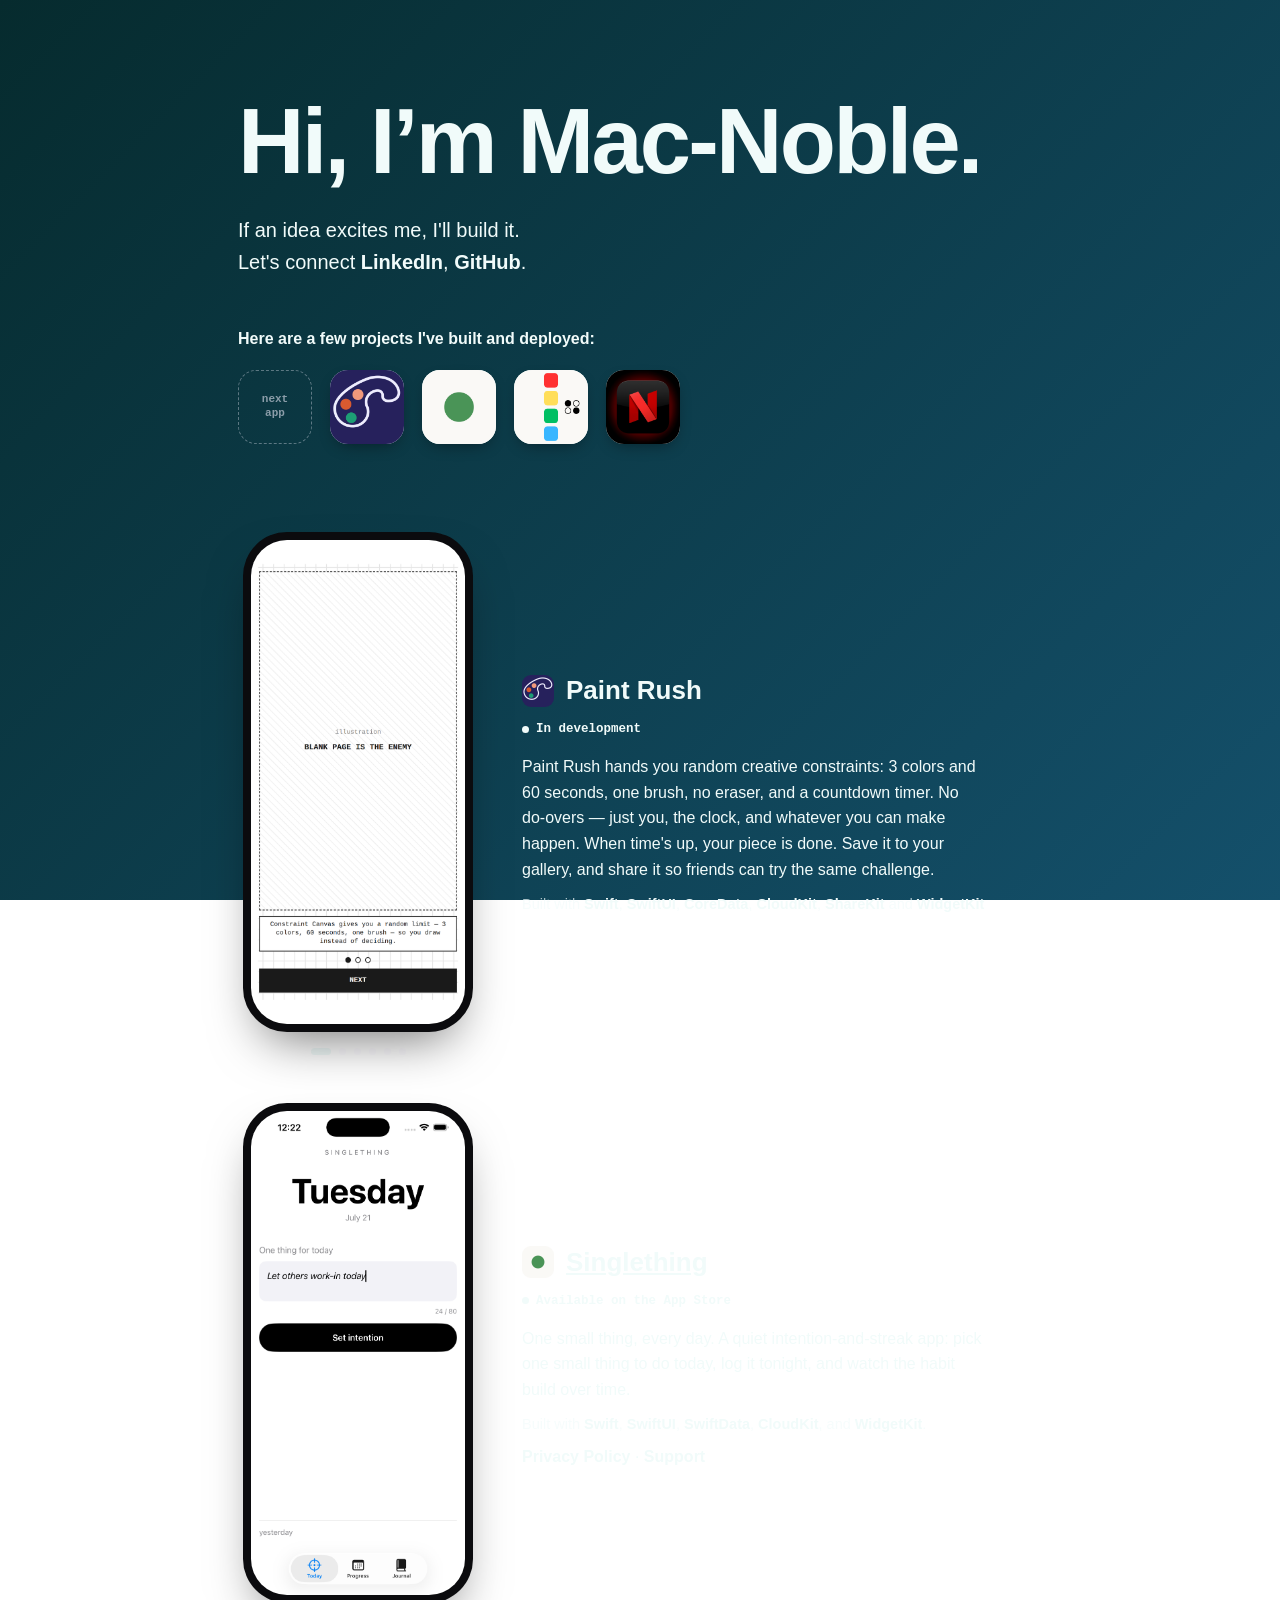
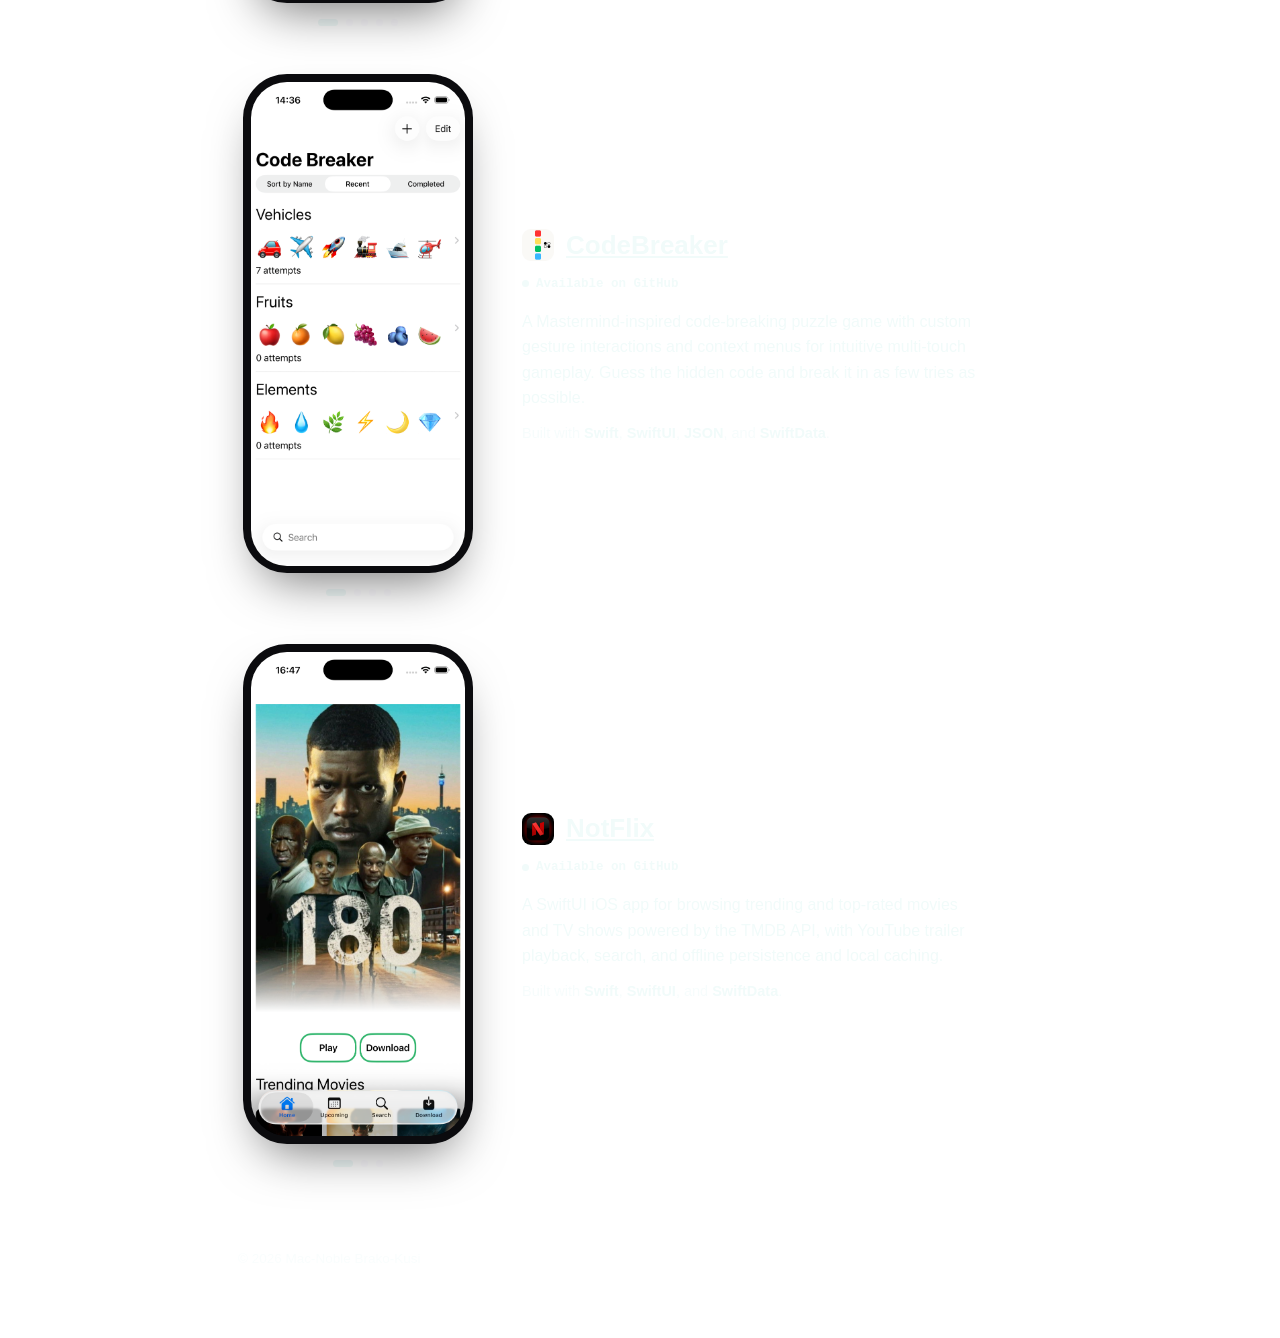
<file: index.html>
<!DOCTYPE html>
<html lang="en">
<head>
<meta charset="UTF-8">
<meta name="viewport" content="width=device-width, initial-scale=1">
<title>Mac-Noble Brako-Kusi | iOS Developer</title>
<meta name="description" content="iOS engineer building native iOS applications.">
<link rel="icon" href="assets/icons8-developer-mode-30.png" type="image/svg+xml">
<link rel="stylesheet" href="css/style.css">
</head>
<body>

<header class="wrap hero">
  <h1 class="h1">Hi, I&rsquo;m Mac-Noble.</h1>
  <p class="bio prose">
    If an idea excites me, I'll build it.
    <br>
    Let's connect <a href="https://www.linkedin.com/in/mac-noblebrako-kusi/" target="_blank" rel="noopener">LinkedIn</a>,
   <a href="https://github.com/macnoblebk" target="_blank" rel="noopener">GitHub</a>.
  </p>
</header>

<section class="wrap section">
  <p class="section-label">Here are a few projects I've built and deployed:</p>
  <div class="icon-grid">
    <!-- Add more projects by copying the tile above, or leave a placeholder like this one -->
    <span class="icon-tile placeholder">next<br>app</span>

    <a class="icon-tile" href="#app-paint-rush" title="Paint Rush">
      <img src="assets/Constraint Canvas - iOS Icon.png" alt="Paint Rush app icon">
    </a>
    <a class="icon-tile" href="#app-singlething" title="Singlething">
      <img src="assets/SingletonIconLight.png" alt="Singlething app icon">
    </a>
    <a class="icon-tile" href="#app-codebreaker" title="CodeBreaker">
      <img src="assets/CodeBreakerIconLight.png" alt="CodeBreaker app icon">
    </a>
    <a class="icon-tile" href="#app-notflix" title="NotFlix">
      <img src="assets/NotFlix - iOS icon.png" alt="NotFlix app icon">
    </a>
    <!-- Add more projects by copying the tile above, or leave a placeholder like this one
    <span class="icon-tile placeholder">next<br>app</span> -->
  </div>
</section>

<section class="wrap section" id="screens">
  <div class="app-detail-grid" id="app-paint-rush">
    <div class="carousel">
      <div class="phone">
        <div class="phone-screen">
          <div class="phone-track" data-carousel-track>
            <img src="assets/screenshots/wf-01-onboarding-intro.png" alt="Onboarding: Blank page is the enemy" draggable="false">
<img src="assets/screenshots/wf-02-onboarding-locked.png" alt="Onboarding: Nothing's ever a failure, locked stamp motif" draggable="false">
<img src="assets/screenshots/wf-03-guided-first-draw.png" alt="Guided first draw with constraint coachmark and timer" draggable="false">
<img src="assets/screenshots/wf-04-first-save-reminder.png" alt="First save screen with locked drawing and reminder prompt" draggable="false">
<img src="assets/screenshots/wf-05-explore-feed.png" alt="Explore feed of drawing prompts" draggable="false">
<img src="assets/screenshots/wf-06-explore-detail.png" alt="Explore detail screen for Mirror Mode prompt" draggable="false">
          </div>
        </div>
      </div>
      <div class="dots" data-carousel-dots></div>
    </div>
    <div>
      <div class="app-heading">
        <img src="assets/Constraint Canvas - iOS Icon.png" alt="">
        <h2>Paint Rush</h2>
      </div>
      <span class="status-line">In development</span>
      <p class="screens-desc">Paint Rush hands you random creative constraints: 3 colors and 60 seconds, one brush, no eraser, and a countdown timer. No do-overs — just you, the clock, and whatever you can make happen.
                              When time's up, your piece is done. Save it to your gallery, and share it so friends can try the same challenge.</p>
      <p class="stack-line">Built with <b>Swift</b>, <b>SwiftUI</b>, <b>CoreData</b>, <b>CloudKit</b>, <b>ShareKit</b> and <b>WidgetKit</b></p>
    </div>
  </div>

  <div style="height: 3rem;"></div>

  <div class="app-detail-grid" id="app-singlething">
    <div class="carousel">
      <div class="phone">
        <div class="phone-screen">
          <div class="phone-track" data-carousel-track>
            <img src="assets/screenshots/01-welcome.png" alt="Singlething welcome screen" draggable="false">
            <img src="assets/screenshots/02-check-in.png" alt="Intention check-in screen" draggable="false">
            <img src="assets/screenshots/03-logged.png" alt="Singlething logged screen" draggable="false">
            <img src="assets/screenshots/04-progress.png" alt="Singlething streak screen" draggable="false">
            <img src="assets/screenshots/05-journal.png" alt="Singlething journal screen" draggable="false">

          </div>
        </div>
      </div>
      <div class="dots" data-carousel-dots></div>
    </div>
    <div>
      <div class="app-heading">
        <img src="assets/SingletonIconLight.png" alt="">
        <h2><a href="https://apps.apple.com/us/app/singlething/id6786887562" target="_blank" rel="noopener">Singlething</a></h2>
      </div>
      <span class="status-line">Available on the App Store</span>
      <p class="screens-desc">One small thing, every day. A quiet intention-and-streak app: pick one small thing to do today, log it tonight, and watch the habit build over time.</p>
      <p class="stack-line">Built with <b>Swift</b>, <b>SwiftUI</b>, <b>SwiftData</b>, <b>CloudKit</b>, and <b>WidgetKit</b>.</p>
      <p class="app-links prose"><a href="singlething/privacy.html">Privacy Policy</a> &middot; <a href="singlething/support.html">Support</a></p>
    </div>
  </div>

  <div style="height: 3rem;"></div>

  <div class="app-detail-grid" id="app-codebreaker">
    <div class="carousel">
      <div class="phone">
        <div class="phone-screen">
          <div class="phone-track" data-carousel-track>
            <img src="assets/screenshots/1cb.png" alt="CodeBreaker welcome screen" draggable="false">
            <img src="assets/screenshots/2cb.png" alt="CodeBreaker gameplay" draggable="false">
            <img src="assets/screenshots/3cb.png" alt="CodeBreaker puzzle" draggable="false">
            <img src="assets/screenshots/4cb.png" alt="CodeBreaker results" draggable="false">
          </div>
        </div>
      </div>
      <div class="dots" data-carousel-dots></div>
    </div>
    <div>
      <div class="app-heading">
        <img src="assets/CodeBreakerIconLight.png" alt="">
        <h2><a href="https://github.com/macnoblebk/CodeBreaker" target="_blank" rel="noopener">CodeBreaker</a></h2>
      </div>
      <span class="status-line">Available on GitHub</span>
      <p class="screens-desc">A Mastermind-inspired code-breaking puzzle game with custom gesture interactions and context menus for intuitive multi-touch gameplay. Guess the hidden code and break it in as few tries as possible.</p>
      <p class="stack-line">Built with <b>Swift</b>, <b>SwiftUI</b>, <b>JSON</b>, and <b>SwiftData</b>.</p>
    </div>
  </div>

  <div style="height: 3rem;"></div>

  <div class="app-detail-grid" id="app-notflix">
    <div class="carousel">
      <div class="phone">
        <div class="phone-screen">
          <div class="phone-track" data-carousel-track>
            <img src="assets/screenshots/NF1.png" alt="NotFlix screenshot 1 " draggable="false">
            <img src="assets/screenshots/NF2.png" alt="NotFlix screenshot 2 " draggable="false">
            <img src="assets/screenshots/NF3.png" alt="NotFlix screenshot 3 " draggable="false">
          </div>
        </div>
      </div>
      <div class="dots" data-carousel-dots></div>
    </div>
    <div>
      <div class="app-heading">
        <img src="assets/NotFlix - iOS icon.png" alt="">
        <h2><a href="https://github.com/macnoblebk/NotFlix" target="_blank" rel="noopener">NotFlix</a></h2>
      </div>
      <span class="status-line">Available on GitHub</span>
      <p class="screens-desc">A SwiftUI iOS app for browsing trending and top-rated movies and TV shows powered by the TMDB API, with YouTube trailer playback, search, and offline persistence and local caching.</p>
      <p class="stack-line">Built with <b>Swift</b>, <b>SwiftUI</b>, and <b>SwiftData</b>.</p>
    </div>
  </div>
</section>

<footer class="wrap footer" id="contact">
  &copy; 2026 Mac-Noble Brako-Kusi
</footer>

<script src="js/script.js"></script>
</body>
</html>
</file>
<file: css/style.css>
/* ==========================================================================
   Design tokens — cool teal-to-blue night, warm pale text
   ========================================================================== */
:root{
  --bg-start: #062B2E;
  --bg-end: #14506B;
  --ink: #F1FBFA;
  --mute: rgba(241,251,250,0.68);
  --mute-soft: rgba(241,251,250,0.45);
  --tile-bg: #ECFBFA;
  --font-display: -apple-system, BlinkMacSystemFont, "SF Pro Display", "Helvetica Neue", Helvetica, Arial, sans-serif;
  --font-body: -apple-system, BlinkMacSystemFont, "SF Pro Text", "Helvetica Neue", Helvetica, Arial, sans-serif;
  --font-mono: ui-monospace, "SF Mono", SFMono-Regular, Menlo, Consolas, monospace;
}

*{ box-sizing: border-box; }
html{ scroll-behavior: smooth; }
body{
  margin: 0;
  min-height: 100vh;
  background: linear-gradient(135deg, var(--bg-start) 0%, var(--bg-end) 100%);
  background-attachment: fixed;
  color: var(--ink);
  font-family: var(--font-body);
  -webkit-font-smoothing: antialiased;
}
a{ color: inherit; }
img{ max-width: 100%; display: block; }
:focus-visible{ outline: 2px solid var(--ink); outline-offset: 3px; border-radius: 4px; }
@media (prefers-reduced-motion: reduce){
  *{ animation: none !important; transition: none !important; scroll-behavior: auto !important; }
}

.wrap{ max-width: 860px; margin: 0 auto; padding: 0 28px; }

/* Inline links inside prose: bold + underline on hover, no separate accent color */
.prose a{
  font-weight: 700; text-decoration: none;
  background-image: linear-gradient(var(--ink), var(--ink));
  background-size: 0% 1.5px; background-repeat: no-repeat; background-position: 0 100%;
  transition: background-size .18s ease;
  padding-bottom: 2px;
}
.prose a:hover{ background-size: 100% 1.5px; }

/* ==========================================================================
   Hero
   ========================================================================== */
.hero{ padding-top: 96px; padding-bottom: 8px; }
.hero > *{ animation: rise .6s cubic-bezier(.16,1,.3,1) both; }
.hero > *:nth-child(2){ animation-delay: .05s; }
@keyframes rise{
  from{ opacity: 0; transform: translateY(10px); }
  to{ opacity: 1; transform: translateY(0); }
}
.h1{
  font-family: var(--font-display);
  font-size: clamp(48px, 8vw, 92px);
  line-height: 0.98; font-weight: 800; letter-spacing: -0.03em;
  margin: 0 0 28px;
}
.bio{
  font-size: clamp(17px, 1.6vw, 20px);
  line-height: 1.6;
  max-width: 62ch;
  margin: 0;
}

/* ==========================================================================
   Section rhythm
   ========================================================================== */
.section{ padding-top: 44px; padding-bottom: 44px; }
.section-label{
  font-size: 16px; margin: 0 0 22px; font-weight: 550;
}

/* ==========================================================================
   Icon grid
   ========================================================================== */
.icon-grid{ display: flex; flex-wrap: wrap; gap: 18px; }
.icon-tile{
  width: 74px; height: 74px; border-radius: 18px;
  display: flex; align-items: center; justify-content: center;
  background: var(--tile-bg);
  box-shadow: 0 6px 16px -6px rgba(0,0,0,0.45);
  transition: transform .15s ease, box-shadow .15s ease;
  position: relative;
}
.icon-tile img{ width: 100%; height: 100%; border-radius: 18px; object-fit: cover; }
.icon-tile:hover{ transform: translateY(-3px); box-shadow: 0 12px 22px -8px rgba(0,0,0,0.5); }
.icon-tile.placeholder{
  background: transparent;
  border: 1.5px dashed rgba(246,243,255,0.35);
  box-shadow: none;
  color: rgba(246,243,255,0.55);
  font-size: 11px; font-weight: 600; text-align: center; line-height: 1.25; padding: 6px;
  font-family: var(--font-mono);
}
.icon-tile.placeholder:hover{ transform: none; border-color: rgba(246,243,255,0.6); }

/* ==========================================================================
   Screenshot carousel — real device screenshots already include the status
   bar / Dynamic Island, so the frame is a plain bezel only (no drawn notch).
   ========================================================================== */
.app-detail-grid{
  display: grid; grid-template-columns: 240px 1fr; gap: 44px; align-items: center; scroll-margin-top: 48px; 
}
@media (max-width: 700px){ .app-detail-grid{ grid-template-columns: 1fr; } }

.screens-desc{ font-size: 16px; line-height: 1.6; color: var(--ink); max-width: 52ch; margin: 0 0 14px; }

.app-heading{ display: flex; align-items: center; gap: 12px; margin-bottom: 12px; }
.app-heading img{ width: 32px; height: 32px; border-radius: 9px; }
.app-heading h2{ font-family: var(--font-display); font-size: 26px; font-weight: 800; margin: 0; }
.status-line{
  display: inline-flex; align-items: center; gap: 7px;
  font-family: var(--font-mono); font-size: 12.5px; font-weight: 600;
  color: var(--ink); margin-bottom: 18px;
}
.status-line::before{
  content: ''; width: 7px; height: 7px; border-radius: 50%; background: var(--ink);
  animation: pulse 1.8s ease-in-out infinite;
}
@keyframes pulse{ 0%,100%{opacity:1;transform:scale(1);} 50%{opacity:.3;transform:scale(1.3);} }
.stack-line{ font-size: 14.5px; color: var(--mute); margin: 0; }
.stack-line b{ color: var(--ink); font-weight: 700; }

.phone{
  position: relative; width: 100%; max-width: 230px; margin: 0 auto;
  aspect-ratio: 1320 / 2868; border-radius: 44px;
  background: #0B0B0E; padding: 8px;
  box-shadow: 0 24px 50px -18px rgba(0,0,0,0.55);
}
.phone-screen{
  position: relative; width: 100%; height: 100%; border-radius: 36px;
  overflow: hidden; background: #000; touch-action: pan-y;
  contain: paint;
}
.phone-track{ display: flex; height: 100%; will-change: transform; }
.phone-track{ display: flex; height: 100%; }
.phone-track img{ width: 100%; height: 100%; object-fit: cover; flex-shrink: 0; user-select: none; -webkit-user-drag: none; }
.dots{ display: flex; justify-content: center; align-items: center; gap: 8px; margin-top: 16px; }
.dot{
  width: 7px; height: 7px; border-radius: 50%; border: none; padding: 0;
  background: rgba(246,243,255,0.25); cursor: pointer; transition: all .2s ease;
}
.dot.active{ background: var(--ink); width: 20px; border-radius: 5px; }


/* ==========================================================================
   Footer
   ========================================================================== */
.footer{ padding-top: 40px; padding-bottom: 72px; font-size: 13.5px; color: var(--mute-soft); }
</file>
